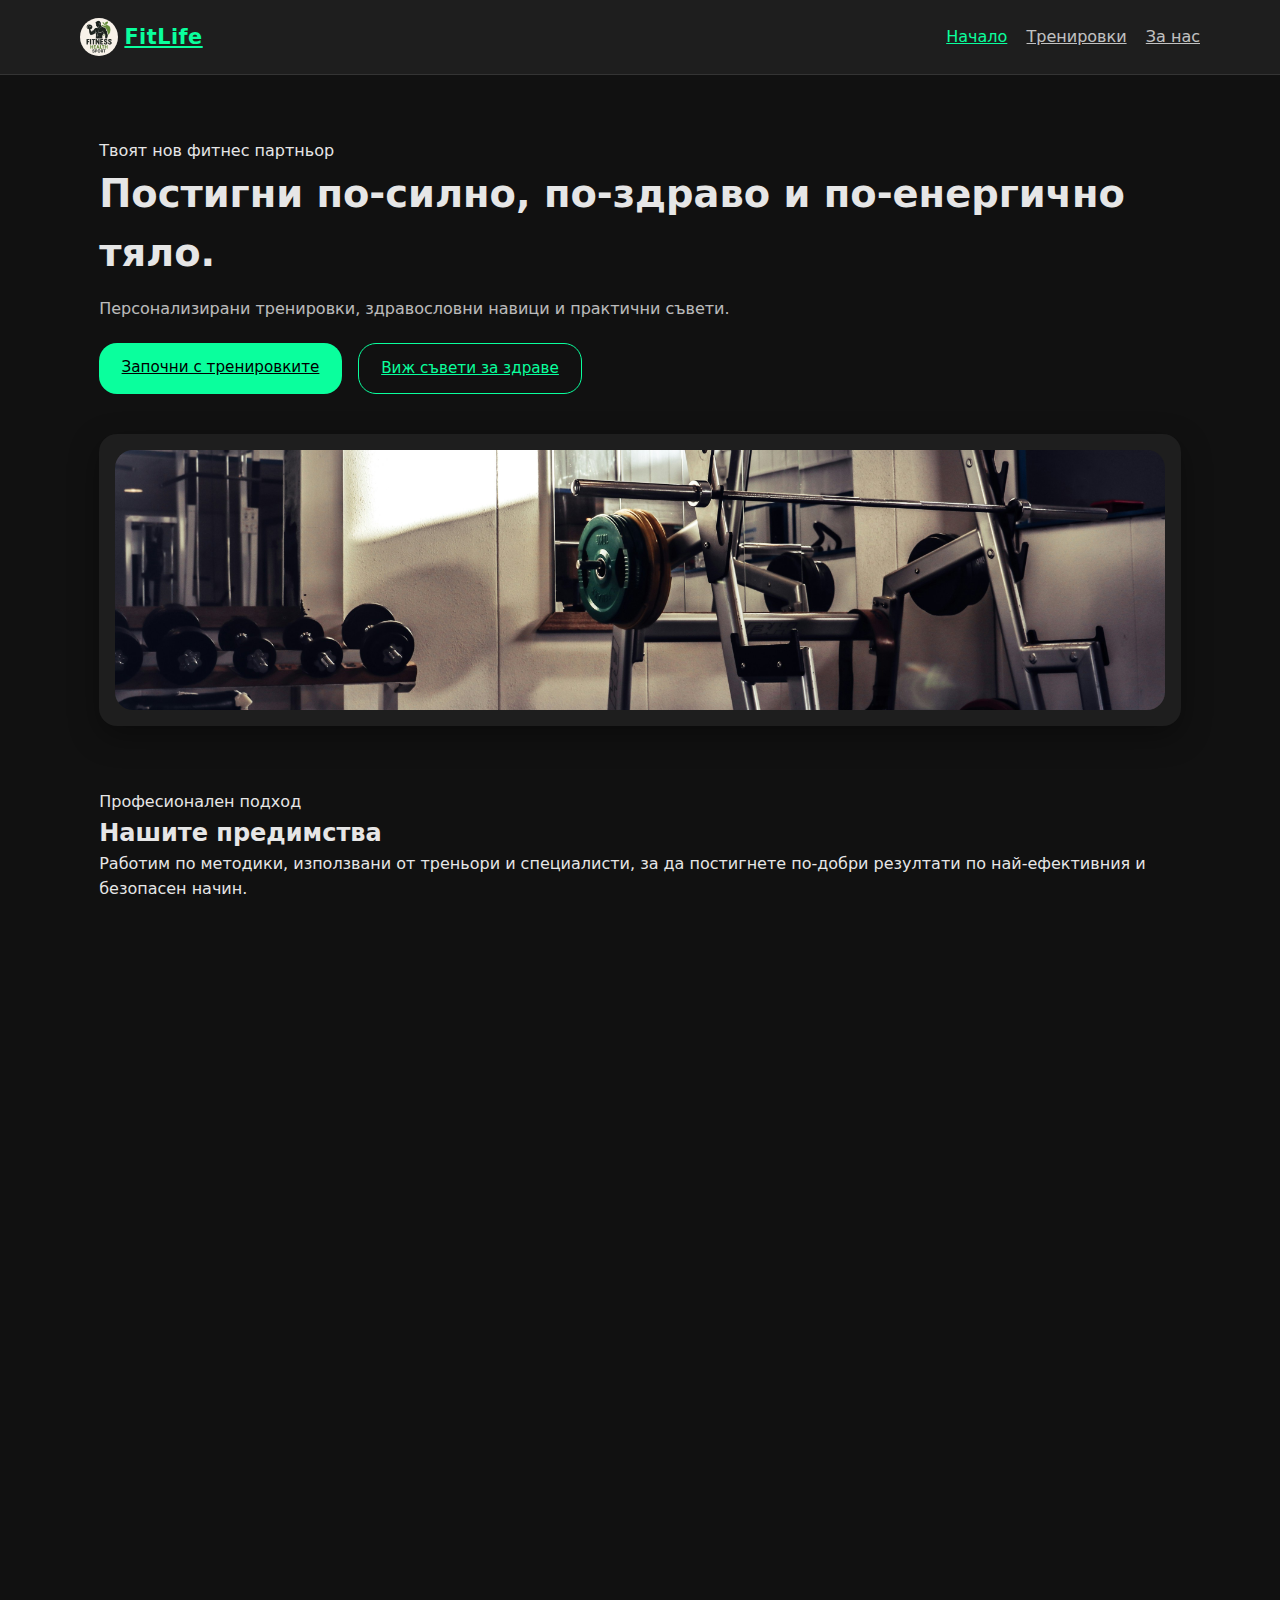
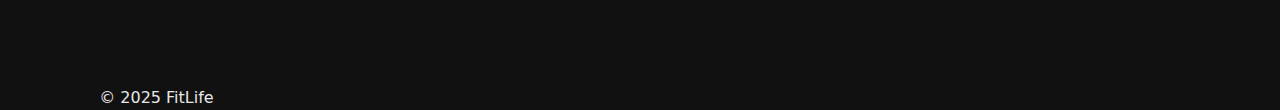
<file: index.html>
<!DOCTYPE html>
<html lang="bg">
<head>
    <meta charset="UTF-8" >
    <meta name="viewport" content="width=device-width, initial-scale=1.0">
    <title>Fitness & Health – Начало</title>
    <link rel="stylesheet" href="base.css" >
    <link rel="stylesheet" href="index.css" >
</head>
<body>
<header class="header">
    <div class="container header-inner">

        <a href="index.html" class="logo">
            <img src="logo.png" alt="FitLife лого">
            FitLife
        </a>

        <nav class="nav-links">
            <ul>
                <li><a href="index.html" class="active">Начало</a></li>
                <li><a href="Workouts.html">Тренировки</a></li>
                <li><a href="AboutUs.html">За нас</a></li>
            </ul>
        </nav>

        <div class="burger">
            <span></span><span></span><span></span>
        </div>

    </div>
</header>



<main>
    <section class="hero">
        <div class="container hero-grid">

            <div class="hero-text">
                <div class="hero-highlight">
                    <span>Твоят нов фитнес партньор</span>
                </div>

                <h1>Постигни по-силно, по-здраво и по-енергично тяло.</h1>

                <p class="hero-subtitle">
                    Персонализирани тренировки, здравословни навици и практични съвети.
                </p>

                <div class="hero-cta">
                    <a href="Workouts.html" class="btn btn-primary">Започни с тренировките</a>
                    <a href="health.html" class="btn btn-outline">Виж съвети за здраве</a>
                </div>
            </div>

            <div class="hero-media">
                <div class="hero-card">
                    <img src="herofitnessindex.jfif"
                         alt="Трениращ човек във фитнес зала"
                         class="responsive-img">


                </div>
            </div>

        </div>
    </section>


    <section class="section benefits">
        <div class="container">

            <div class="section-header text-center reveal">
                <p class="section-kicker">Професионален подход</p>
                <h2 class="section-title">Нашите предимства</h2>
                <p class="section-subtitle">
                    Работим по методики, използвани от треньори и специалисти, за да постигнете
                    по-добри резултати по най-ефективния и безопасен начин.
                </p>
            </div>

            <div class="benefits-grid">

                <article class="benefit-card reveal">
                    <div class="benefit-icon">📘</div>
                    <h3>Научно обосновани методи</h3>
                    <p>
                        Тренировъчните препоръки са базирани на доказани принципи от спортната наука,
                        включително прогресивно натоварване и оптимално възстановяване.
                    </p>
                </article>

                <article class="benefit-card reveal">
                    <div class="benefit-icon">🧭</div>
                    <h3>Структурирани тренировъчни планове</h3>
                    <p>
                        Ясни, подредени и логични програми, подходящи за начинаещи, средно напреднали
                        и напреднали трениращи.
                    </p>
                </article>

                <article class="benefit-card reveal">
                    <div class="benefit-icon">🩺</div>
                    <h3>Безопасност и техника</h3>
                    <p>
                        Акцент върху правилната техника, намаляване на риска от травми и контролирани движения
                        за максимален ефект.
                    </p>
                </article>

                <article class="benefit-card reveal">
                    <div class="benefit-icon">🔥</div>
                    <h3>Ефективни резултати</h3>
                    <p>
                        Фокус върху реални резултати – сила, издържливост, композиция на тялото и цялостно
                        подобряване на физическото състояние.
                    </p>
                </article>

                <article class="benefit-card reveal">
                    <div class="benefit-icon">🥗</div>
                    <h3>Комплексен подход</h3>
                    <p>
                        Съчетание от тренировки, хранителни принципи, сън и възстановяване,
                        така че прогресът да бъде устойчив и дългосрочен.
                    </p>
                </article>

                <article class="benefit-card reveal">
                    <div class="benefit-icon">🎯</div>
                    <h3>Поставяне и следене на цели</h3>
                    <p>
                        Подкрепа при създаване на ясни, изпълними и персонализирани фитнес цели
                        с реалистичен план за постигането им.
                    </p>
                </article>

            </div>
        </div>
    </section>




</main>

<footer class="site-footer">
    <div class="container">
        <p>&copy; 2025 FitLife</p>
    </div>
</footer>

<script src="script.js"></script>
</body>
</html>
</file>
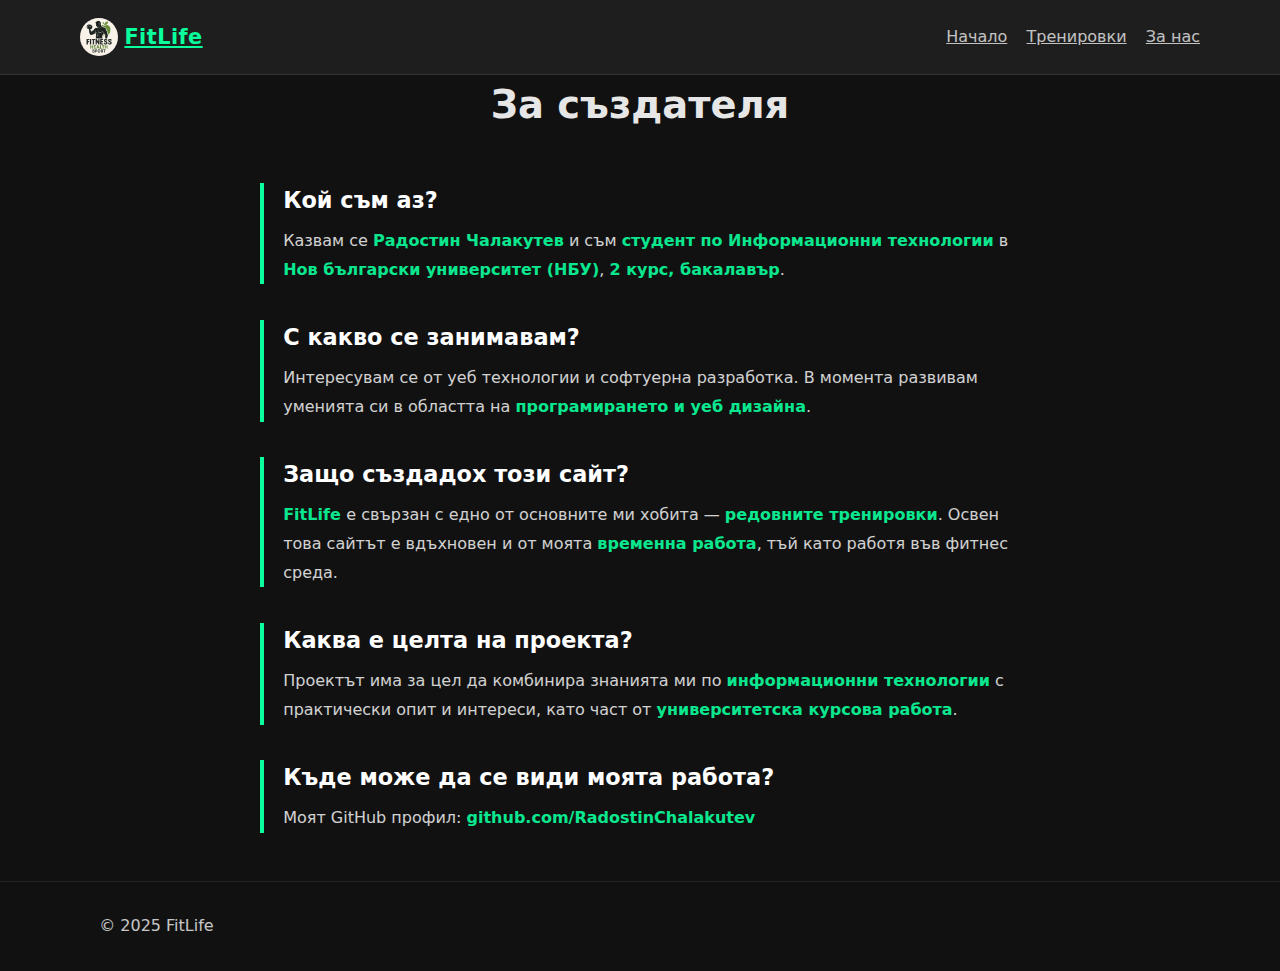
<file: AboutUs.html>
<!DOCTYPE html>
<html lang="bg">
<head>
    <meta charset="UTF-8">
    <title>За мен | FitLife Hub</title>

    <meta name="description" content="Информация за автора на FitLife Hub – студент по информационни технологии и фитнес ентусиаст.">
    <meta name="author" content="Radostin Chalakutev">
    <meta name="viewport" content="width=device-width, initial-scale=1.0">

    <link rel="stylesheet" href="base.css">
    <link rel="stylesheet" href="AboutUs.css">
</head>

<body>


<header class="header">
    <div class="container header-inner">

        <a href="index.html" class="logo">
            <img src="logo.png" alt="FitLife">
            <span>FitLife <span class="logo-span-strong"></span></span>
        </a>

        <nav class="nav">


            <button class="burger" aria-label="Отваряне на меню">
                <span></span><span></span><span></span>
            </button>

            <div class="nav-links">
                <ul>
                    <li><a href="index.html">Начало</a></li>
                    <li><a href="Workouts.html">Тренировки</a></li>
                    <li><a href="AboutUs.html"> За нас</a></li>
                </ul>
            </div>
        </nav>

    </div>
</header>

<!-- ================= MAIN ================= -->
<main>
    <section class="section">
        <div class="container">

            <div class="qa-wrapper">

                <h1 class="qa-title">За създателя</h1>

                <article class="qa-item">
                    <h2>Кой съм аз?</h2>
                    <p>
                        Казвам се <strong>Радостин Чалакутев</strong> и съм
                        <strong>студент по Информационни технологии</strong>
                        в <strong>Нов български университет (НБУ)</strong>,
                        <strong>2 курс, бакалавър</strong>.
                    </p>
                </article>

                <article class="qa-item">
                    <h2>С какво се занимавам?</h2>
                    <p>
                        Интересувам се от уеб технологии и софтуерна разработка.
                        В момента развивам уменията си в областта на
                        <strong>програмирането и уеб дизайна</strong>.
                    </p>
                </article>

                <article class="qa-item">
                    <h2>Защо създадох този сайт?</h2>
                    <p>
                        <strong>FitLife </strong> е свързан с едно от основните ми хобита —
                        <strong>редовните тренировки</strong>. Освен това сайтът е
                        вдъхновен и от моята <strong>временна работа</strong>,
                        тъй като работя във фитнес среда.
                    </p>
                </article>

                <article class="qa-item">
                    <h2>Каква е целта на проекта?</h2>
                    <p>
                        Проектът има за цел да комбинира знанията ми по
                        <strong>информационни технологии</strong> с практически
                        опит и интереси, като част от
                        <strong>университетска курсова работа</strong>.
                    </p>
                </article>

                <article class="qa-item">
                    <h2>Къде може да се види моята работа?</h2>
                    <p>
                        Моят GitHub профил:
                        <a href="https://github.com/RadostinChalakutev"
                           target="_blank"
                           rel="noopener">
                            github.com/RadostinChalakutev
                        </a>
                    </p>
                </article>

            </div>

        </div>
    </section>
</main>

<!-- ================= FOOTER ================= -->
<footer class="footer">
    <div class="container footer-inner">
        <p>© 2025 FitLife </p>
    </div>
</footer>

<script src="script.js" defer></script>
</body>
</html>
</file>
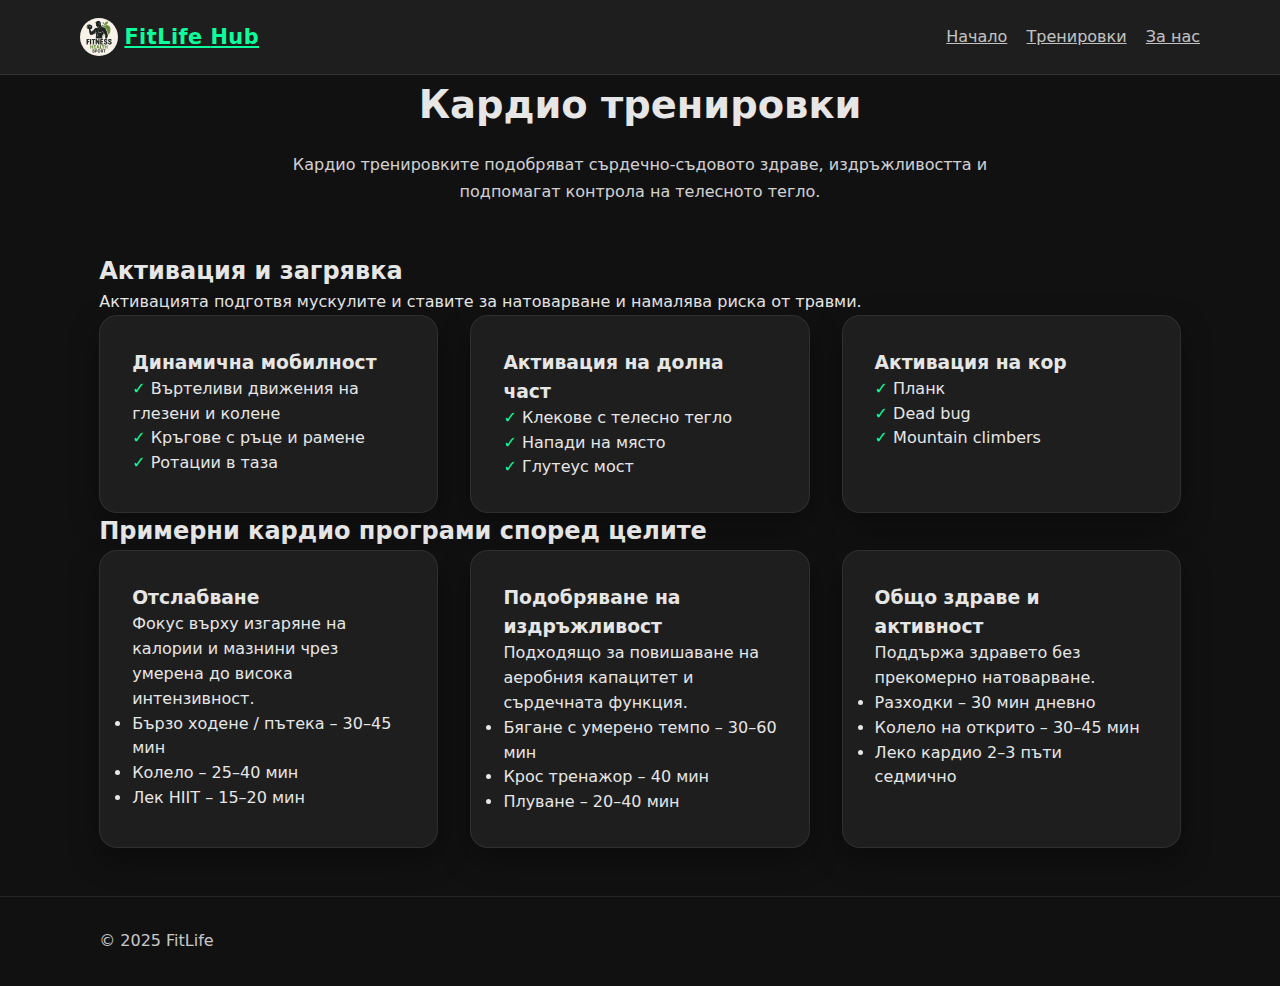
<file: cardio.html>
<!DOCTYPE html>
<html lang="bg">
<head>
    <meta charset="UTF-8">
    <title>Кардио тренировки | FitLife Hub</title>

    <meta name="description" content="Кардио тренировки, упражнения за активация и примерни програми според различни цели.">
    <meta name="keywords" content="кардио, активация, загрявка, издръжливост, отслабване">
    <meta name="author" content="FitLife">
    <meta name="viewport" content="width=device-width, initial-scale=1.0">

    <link rel="stylesheet" href="base.css">
    <link rel="stylesheet" href="cardio.css">
</head>

<body>

<header class="header">
    <div class="container header-inner">
        <a href="index.html" class="logo">
            <img src="logo.png" alt="FitLife  лого">
            <span>FitLife <span class="logo-span-strong">Hub</span></span>
        </a>

        <nav class="nav">

            <button class="burger">
                <span></span><span></span><span></span>
            </button>
            <div class="nav-links">
                <ul>
                    <li><a href="index.html">Начало</a></li>
                    <li><a href="Workouts.html">Тренировки</a></li>
                    <li><a href="AboutUs.html">За нас </a></li>
                </ul>
            </div>
        </nav>
    </div>
</header>

<main>

    <!-- HERO -->
    <section class="section">
        <div class="container">
            <div class="page-hero reveal">
                <h1>Кардио тренировки</h1>
                <p>
                    Кардио тренировките подобряват сърдечно-съдовото здраве,
                    издръжливостта и подпомагат контрола на телесното тегло.
                </p>
            </div>
        </div>
    </section>

    <section class="section">
        <div class="container">
            <h2 class="section-title reveal">Активация и загрявка</h2>
            <p class="section-subtitle reveal">
                Активацията подготвя мускулите и ставите за натоварване и
                намалява риска от травми.
            </p>

            <div class="grid-3 mt-sm">

                <article class="card reveal">
                    <h3>Динамична мобилност</h3>
                    <ul class="list-check">
                        <li><span>✓</span> Въртеливи движения на глезени и колене</li>
                        <li><span>✓</span> Кръгове с ръце и рамене</li>
                        <li><span>✓</span> Ротации в таза</li>
                    </ul>
                </article>

                <article class="card reveal">
                    <h3>Активация на долна част</h3>
                    <ul class="list-check">
                        <li><span>✓</span> Клекове с телесно тегло</li>
                        <li><span>✓</span> Напади на място</li>
                        <li><span>✓</span> Глутеус мост</li>
                    </ul>
                </article>

                <article class="card reveal">
                    <h3>Активация на кор</h3>
                    <ul class="list-check">
                        <li><span>✓</span> Планк</li>
                        <li><span>✓</span> Dead bug</li>
                        <li><span>✓</span> Mountain climbers</li>
                    </ul>
                </article>

            </div>
        </div>
    </section>

    <section class="section">
        <div class="container">

            <h2 class="section-title reveal">Примерни кардио програми според целите</h2>

            <div class="grid-3 mt-sm">

                <article class="card reveal">
                    <h3>Отслабване</h3>
                    <p>
                        Фокус върху изгаряне на калории и мазнини чрез
                        умерена до висока интензивност.
                    </p>
                    <ul>
                        <li>Бързо ходене / пътека – 30–45 мин</li>
                        <li>Колело – 25–40 мин</li>
                        <li>Лек HIIT – 15–20 мин</li>
                    </ul>
                </article>

                <article class="card reveal">
                    <h3>Подобряване на издръжливост</h3>
                    <p>
                        Подходящо за повишаване на аеробния капацитет
                        и сърдечната функция.
                    </p>
                    <ul>
                        <li>Бягане с умерено темпо – 30–60 мин</li>
                        <li>Крос тренажор – 40 мин</li>
                        <li>Плуване – 20–40 мин</li>
                    </ul>
                </article>

                <article class="card reveal">
                    <h3>Общо здраве и активност</h3>
                    <p>
                        Поддържа здравето без прекомерно натоварване.
                    </p>
                    <ul>
                        <li>Разходки – 30 мин дневно</li>
                        <li>Колело на открито – 30–45 мин</li>
                        <li>Леко кардио 2–3 пъти седмично</li>
                    </ul>
                </article>

            </div>

        </div>
    </section>

</main>

<footer class="footer">
    <div class="container footer-inner">
        <p>© 2025 FitLife</p>
    </div>
</footer>

<script src="script.js" defer></script>
</body>
</html>
</file>
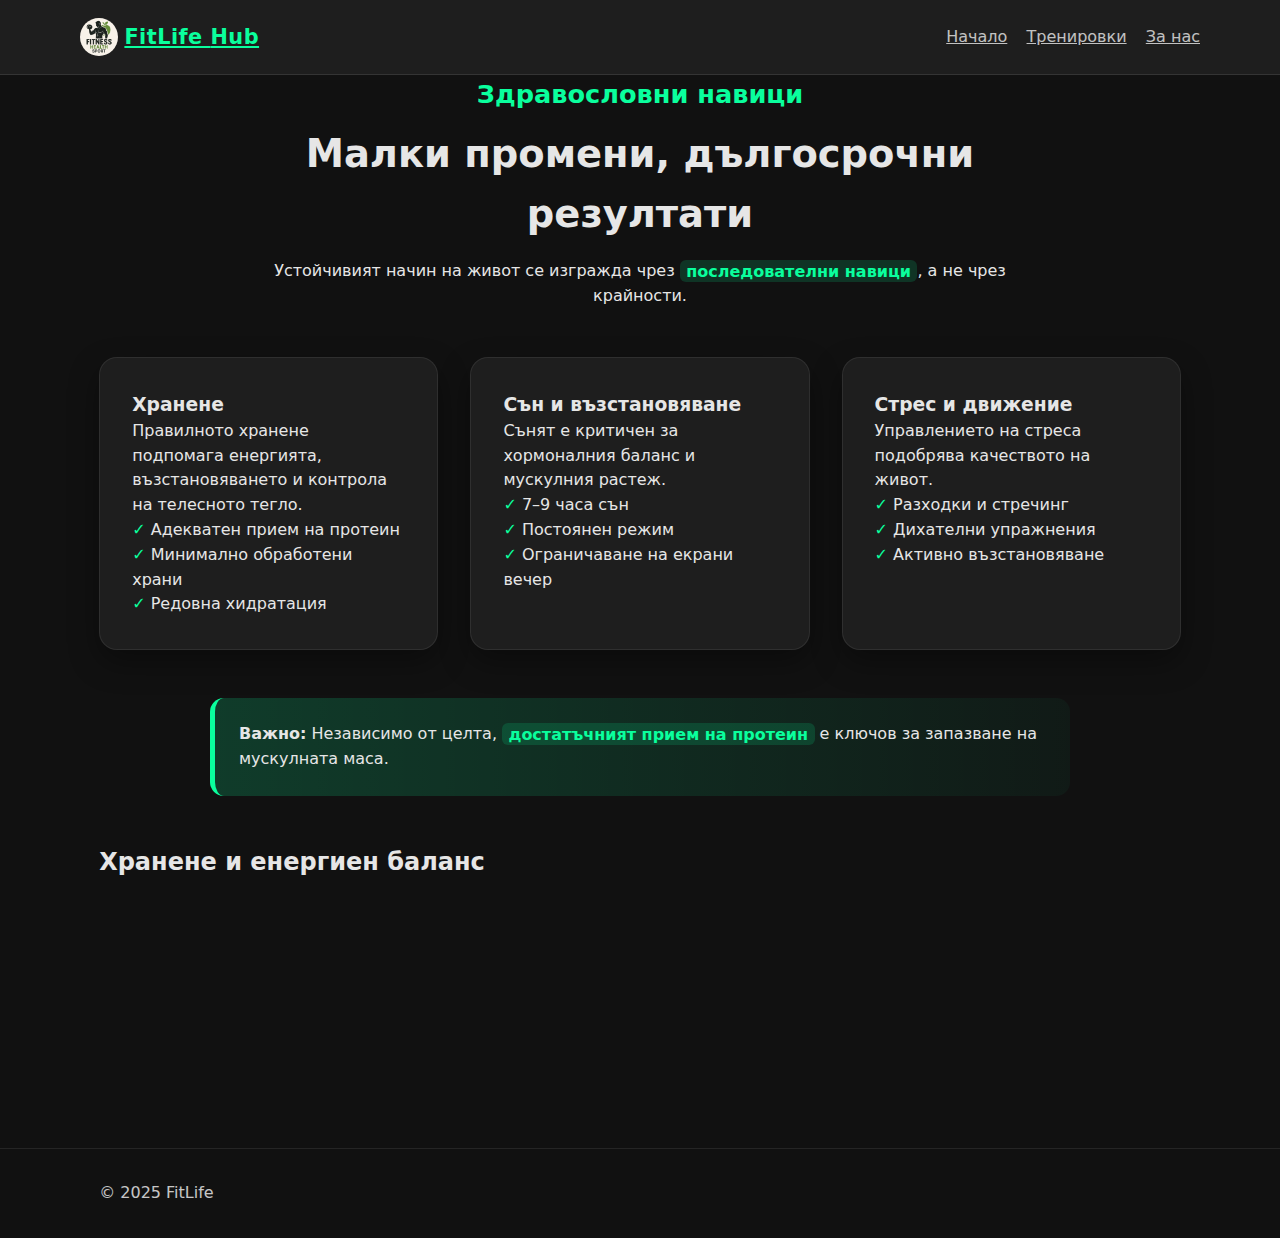
<file: health.html>
<!DOCTYPE html>
<html lang="bg">
<head>
    <meta charset="UTF-8">
    <title>Здравословен начин на живот | FitLife </title>

    <meta name="description" content="Хранене, сън, възстановяване и здравословни навици. Практични насоки за отслабване, поддържане и покачване.">
    <meta name="keywords" content="здраве, хранене, калории, протеин, сън, възстановяване">
    <meta name="author" content="FitLife ">
    <meta name="viewport" content="width=device-width, initial-scale=1.0">

    <link rel="stylesheet" href="base.css">
    <link rel="stylesheet" href="health.css">
</head>

<body>

<header class="header">
    <div class="container header-inner">
        <a href="index.html" class="logo">
            <img src="logo.png" alt="FitLife  лого">
            <span>FitLife <span class="logo-span-strong">Hub</span></span>
        </a>

        <nav class="nav">

            <button class="burger">
                <span></span><span></span><span></span>
            </button>
            <div class="nav-links">
                <ul>
                    <li><a href="index.html">Начало</a></li>
                    <li><a href="Workouts.html">Тренировки</a></li>
                    <li><a href="AboutUs.html">За нас</a></li>
                </ul>
            </div>
        </nav>
    </div>
</header>

<main>

    <!-- HERO -->
    <div class="container">
        <div class="page-hero reveal">
            <h2 class="section-kicker">Здравословни навици</h2>
            <h1>Малки промени, дългосрочни резултати</h1>
            <p>
                Устойчивият начин на живот се изгражда чрез
                <span class="text-highlight">последователни навици</span>,
                а не чрез крайности.
            </p>
        </div>
    </div>

    <!-- ОСНОВНИ НАВИЦИ -->

        <div class="container">
            <div class="grid-3 mt-sm">

                <article class="card reveal">
                    <h3>Хранене</h3>
                    <p>
                        Правилното хранене подпомага енергията, възстановяването
                        и контрола на телесното тегло.
                    </p>
                    <ul class="list-check">
                        <li><span>✓</span> Адекватен прием на протеин</li>
                        <li><span>✓</span> Минимално обработени храни</li>
                        <li><span>✓</span> Редовна хидратация</li>
                    </ul>
                </article>

                <article class="card reveal">
                    <h3>Сън и възстановяване</h3>
                    <p>
                        Сънят е критичен за хормоналния баланс и мускулния растеж.
                    </p>
                    <ul class="list-check">
                        <li><span>✓</span> 7–9 часа сън</li>
                        <li><span>✓</span> Постоянен режим</li>
                        <li><span>✓</span> Ограничаване на екрани вечер</li>
                    </ul>
                </article>

                <article class="card reveal">
                    <h3>Стрес и движение</h3>
                    <p>
                        Управлението на стреса подобрява качеството на живот.
                    </p>
                    <ul class="list-check">
                        <li><span>✓</span> Разходки и стречинг</li>
                        <li><span>✓</span> Дихателни упражнения</li>
                        <li><span>✓</span> Активно възстановяване</li>
                    </ul>
                </article>

            </div>
        </div>


    <!-- HIGHLIGHT -->
    <div class="highlight-box">
        <strong>Важно:</strong>
        Независимо от целта,
        <span class="text-highlight">достатъчният прием на протеин</span>
        е ключов за запазване на мускулната маса.
    </div>

    <!-- ХРАНЕНЕ -->
    <section class="section nutrition-section">
        <div class="container">

            <h2 class="section-title reveal">Хранене и енергиен баланс</h2>

            <div class="nutrition-grid">

                <article class="nutrition-card goal-cut reveal">
                    <h3>Сваляне на килограми</h3>
                    <ul>
                        <li><strong>Протеин:</strong> 1.8 – 2.2 g / кг</li>
                        <li><strong>Въглехидрати:</strong> 2 – 3 g / кг</li>
                        <li><strong>Мазнини:</strong> 0.8 – 1 g / кг</li>
                        <li><strong>Калории:</strong> 10–20% дефицит</li>
                        <li><strong>Вода:</strong> 30–40 ml / кг</li>
                    </ul>
                </article>

                <article class="nutrition-card goal-maintain reveal">
                    <h3>Поддържане</h3>
                    <ul>
                        <li><strong>Протеин:</strong> 1.6 – 2.0 g / кг</li>
                        <li><strong>Въглехидрати:</strong> 3 – 5 g / кг</li>
                        <li><strong>Мазнини:</strong> 0.8 – 1.2 g / кг</li>
                        <li><strong>Калории:</strong> Баланс</li>
                        <li><strong>Вода:</strong> 30–35 ml / кг</li>
                    </ul>
                </article>

                <article class="nutrition-card goal-bulk reveal">
                    <h3>Качване на килограми</h3>
                    <ul>
                        <li><strong>Протеин:</strong> 1.6 – 2.0 g / кг</li>
                        <li><strong>Въглехидрати:</strong> 4 – 6 g / кг</li>
                        <li><strong>Мазнини:</strong> 1 – 1.2 g / кг</li>
                        <li><strong>Калории:</strong> 5–15% излишък</li>
                        <li><strong>Вода:</strong> ≥ 35 ml / кг</li>
                    </ul>
                </article>

            </div>
        </div>
    </section>

</main>

<footer class="footer">
    <div class="container footer-inner">
        <p>© 2025 FitLife </p>
    </div>
</footer>

<script src="script.js" defer></script>
</body>
</html>
</file>
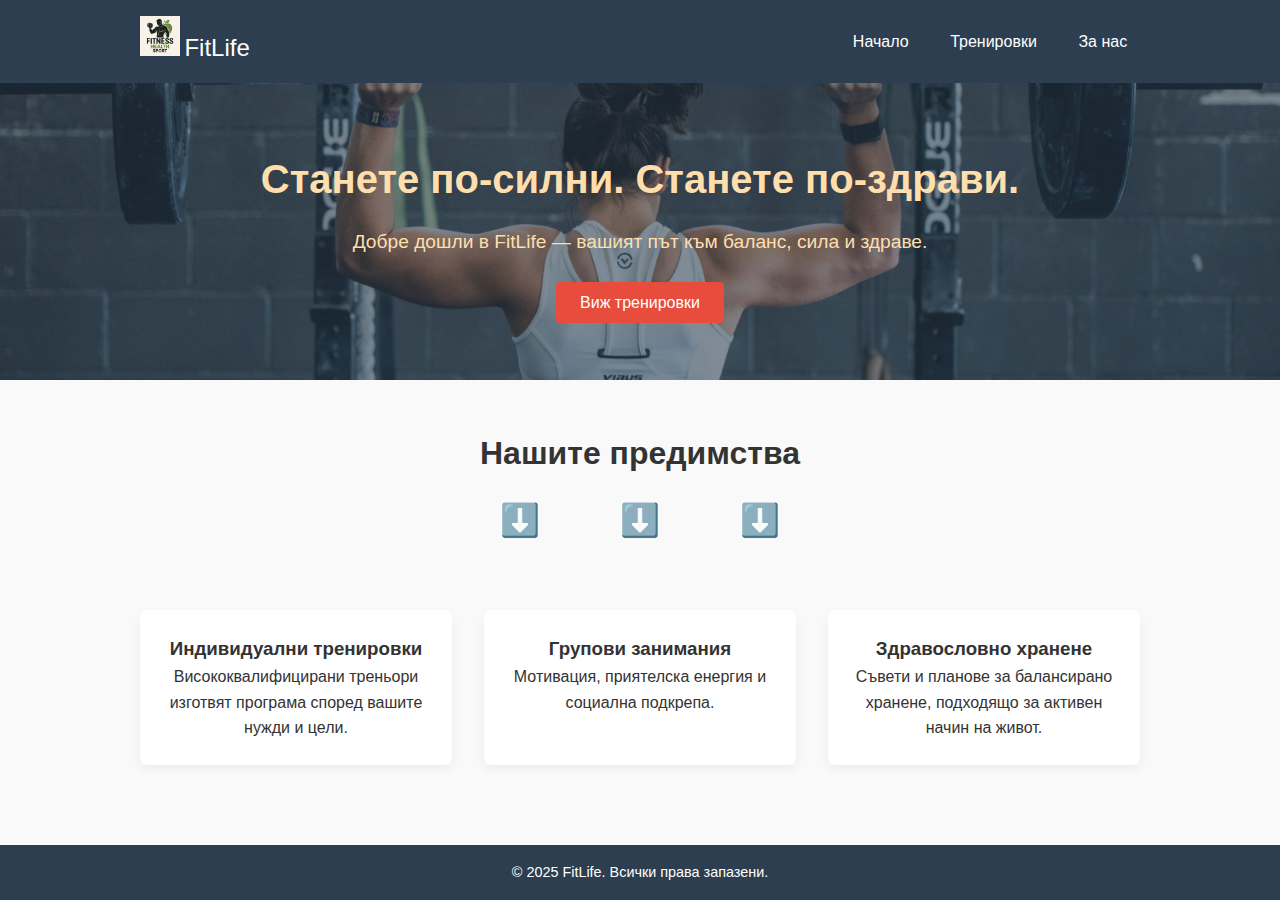
<file: mainPage.html>
<!DOCTYPE html>
<html lang="bg">
<head>
    <meta charset="UTF-8" />
    <meta name="viewport" content="width=device-width, initial-scale=1.0"/>
    <title>Fitness & Health – Начало</title>
    <link rel="stylesheet" href="style.css" />
</head>
<body>
<header class="site-header">
    <div class="container">
        <a href="mainPage.html" class="logo">
            <img src="logo.png" alt="Лого на сайта" class="logo-img" />
            <span class="site-title">FitLife</span>
        </a>
        <nav class="site-nav">
            <button class="nav-toggle" aria-label="отвори меню">☰</button>
            <ul class="nav-list">
                <li><a href="mainPage.html">Начало</a></li>
                <li><a href="Workouts.html">Тренировки</a></li>
                <li><a href="AboutUs.html">За нас</a></li>
            </ul>
        </nav>
    </div>
</header>

<main>
    <section class="hero">
        <div class="container">
            <h2>Станете по‑силни. Станете по‑здрави.</h2>
            <p>Добре дошли в FitLife — вашият път към баланс, сила и здраве.</p>
            <a href="Workouts.html" class="btn">Виж тренировки</a>
        </div>
    </section>

    <section class="advantages">
        <div class="container">
            <h2 class="advantages-title">Нашите предимства</h2>

            <div class="arrow-row">
                <span class="arrow">⬇️</span>
                <span class="arrow">⬇️</span>
                <span class="arrow">⬇️</span>
            </div>

            <div class="intro">
                <article>
                    <h3>Индивидуални тренировки</h3>
                    <p>Висококвалифицирани треньори изготвят програма според вашите нужди и цели.</p>
                </article>
                <article>
                    <h3>Групови занимания</h3>
                    <p>Мотивация, приятелска енергия и социална подкрепа.</p>
                </article>
                <article>
                    <h3>Здравословно хранене</h3>
                    <p>Съвети и планове за балансирано хранене, подходящо за активен начин на живот.</p>
                </article>
            </div>
        </div>
    </section>

</main>

<footer class="site-footer">
    <div class="container">
        <p>&copy; 2025 FitLife. Всички права запазени.</p>
    </div>
</footer>

<script src="interaction.js"></script>
</body>
</html>
</file>
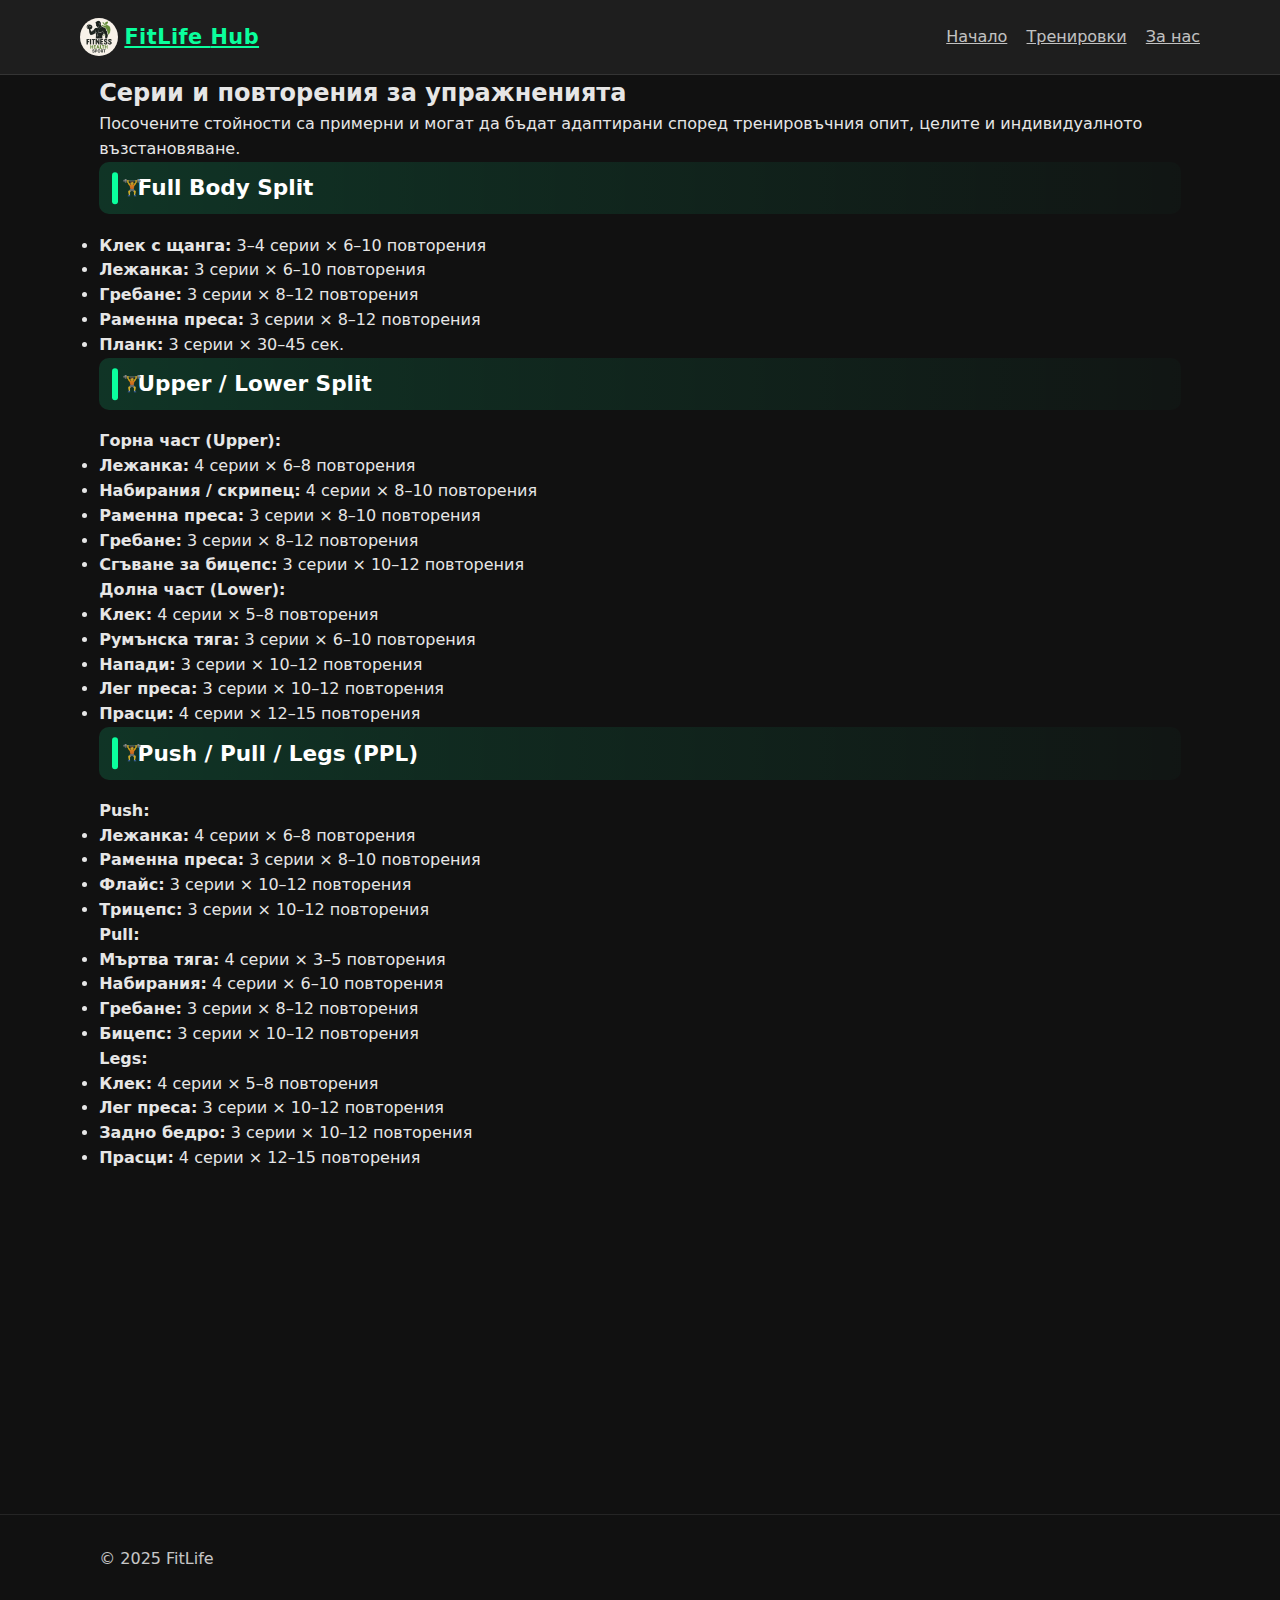
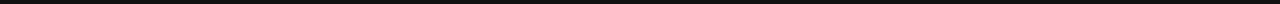
<file: strenght.html>
<!DOCTYPE html>
<html lang="bg">
<head>
    <meta charset="UTF-8">
    <title>Силови тренировки – FitLife Hub</title>
    <meta name="description" content="Примерни силови планове за различни нива.">
    <meta name="keywords" content="силова тренировка, мускулна маса, сила, фитнес">
    <meta name="author" content="FitLife Hub">
    <meta name="viewport" content="width=device-width, initial-scale=1.0">

    <link rel="stylesheet" href="base.css">
    <link rel="stylesheet" href="strength.css">

</head>
<body>
<header class="header">
    <div class="container header-inner">
        <a href="index.html" class="logo">
            <img src="logo.png" alt="Лого на FitLife Hub">
            <span>FitLife <span class="logo-span-strong">Hub</span></span>
        </a>
        <nav class="nav" aria-label="Основна навигация">

            <button class="burger" type="button" aria-label="Отваряне на менюто">
                <span></span>
                <span></span>
                <span></span>
            </button>
            <div class="nav-links">
                <ul>
                    <li><a href="index.html">Начало</a></li>
                    <li><a href="Workouts.html">Тренировки</a></li>
                    <li><a href="AboutUs.html">За нас</a></li>
                </ul>
            </div>
        </nav>
    </div>
</header>

<main>
    <section class="section">
        <div class="container">

            <h2 class="section-title reveal">Серии и повторения за упражненията</h2>
            <p class="section-subtitle reveal">
                Посочените стойности са примерни и могат да бъдат адаптирани според
                тренировъчния опит, целите и индивидуалното възстановяване.
            </p>

            <div class="grid-3 mt-lg">

                <!-- FULL BODY -->
                <article class="card reveal">
                    <h3>Full Body Split</h3>
                    <ul>
                        <li><strong>Клек с щанга:</strong> 3–4 серии × 6–10 повторения</li>
                        <li><strong>Лежанка:</strong> 3 серии × 6–10 повторения</li>
                        <li><strong>Гребане:</strong> 3 серии × 8–12 повторения</li>
                        <li><strong>Раменна преса:</strong> 3 серии × 8–12 повторения</li>
                        <li><strong>Планк:</strong> 3 серии × 30–45 сек.</li>
                    </ul>
                </article>

                <!-- UPPER / LOWER -->
                <article class="card reveal">
                    <h3>Upper / Lower Split</h3>

                    <p><strong>Горна част (Upper):</strong></p>
                    <ul>
                        <li><strong>Лежанка:</strong> 4 серии × 6–8 повторения</li>
                        <li><strong>Набирания / скрипец:</strong> 4 серии × 8–10 повторения</li>
                        <li><strong>Раменна преса:</strong> 3 серии × 8–10 повторения</li>
                        <li><strong>Гребане:</strong> 3 серии × 8–12 повторения</li>
                        <li><strong>Сгъване за бицепс:</strong> 3 серии × 10–12 повторения</li>
                    </ul>

                    <p><strong>Долна част (Lower):</strong></p>
                    <ul>
                        <li><strong>Клек:</strong> 4 серии × 5–8 повторения</li>
                        <li><strong>Румънска тяга:</strong> 3 серии × 6–10 повторения</li>
                        <li><strong>Напади:</strong> 3 серии × 10–12 повторения</li>
                        <li><strong>Лег преса:</strong> 3 серии × 10–12 повторения</li>
                        <li><strong>Прасци:</strong> 4 серии × 12–15 повторения</li>
                    </ul>
                </article>

                <!-- PPL -->
                <article class="card reveal">
                    <h3>Push / Pull / Legs (PPL)</h3>

                    <p><strong>Push:</strong></p>
                    <ul>
                        <li><strong>Лежанка:</strong> 4 серии × 6–8 повторения</li>
                        <li><strong>Раменна преса:</strong> 3 серии × 8–10 повторения</li>
                        <li><strong>Флайс:</strong> 3 серии × 10–12 повторения</li>
                        <li><strong>Трицепс:</strong> 3 серии × 10–12 повторения</li>
                    </ul>

                    <p><strong>Pull:</strong></p>
                    <ul>
                        <li><strong>Мъртва тяга:</strong> 4 серии × 3–5 повторения</li>
                        <li><strong>Набирания:</strong> 4 серии × 6–10 повторения</li>
                        <li><strong>Гребане:</strong> 3 серии × 8–12 повторения</li>
                        <li><strong>Бицепс:</strong> 3 серии × 10–12 повторения</li>
                    </ul>

                    <p><strong>Legs:</strong></p>
                    <ul>
                        <li><strong>Клек:</strong> 4 серии × 5–8 повторения</li>
                        <li><strong>Лег преса:</strong> 3 серии × 10–12 повторения</li>
                        <li><strong>Задно бедро:</strong> 3 серии × 10–12 повторения</li>
                        <li><strong>Прасци:</strong> 4 серии × 12–15 повторения</li>
                    </ul>
                </article>

            </div>

            <div class="grid-3 mt-lg">

                <!-- STRENGTH FOCUSED -->
                <article class="card reveal">
                    <h3>Strength-Oriented Split</h3>

                    <p><strong>Основни упражнения:</strong></p>
                    <ul>
                        <li><strong>Клек:</strong> 5 серии × 3–5 повторения</li>
                        <li><strong>Лежанка:</strong> 5 серии × 3–5 повторения</li>
                        <li><strong>Мъртва тяга:</strong> 3–4 серии × 2–5 повторения</li>
                    </ul>

                    <p><strong>Аксесоарни упражнения:</strong></p>
                    <ul>
                        <li><strong>Гребане:</strong> 3 серии × 6–8 повторения</li>
                        <li><strong>Раменна преса:</strong> 3 серии × 6–8 повторения</li>
                        <li><strong>Хип тръст:</strong> 3 серии × 8–10 повторения</li>
                        <li><strong>Кор:</strong> 3 серии × 30–45 сек.</li>
                    </ul>
                </article>

            </div>

        </div>
    </section>

</main>

<footer class="footer">
    <div class="container footer-inner">
        <p>© 2025 FitLife </p>

    </div>
</footer>

<script src="script.js" defer></script>
</body>
</html>
</file>
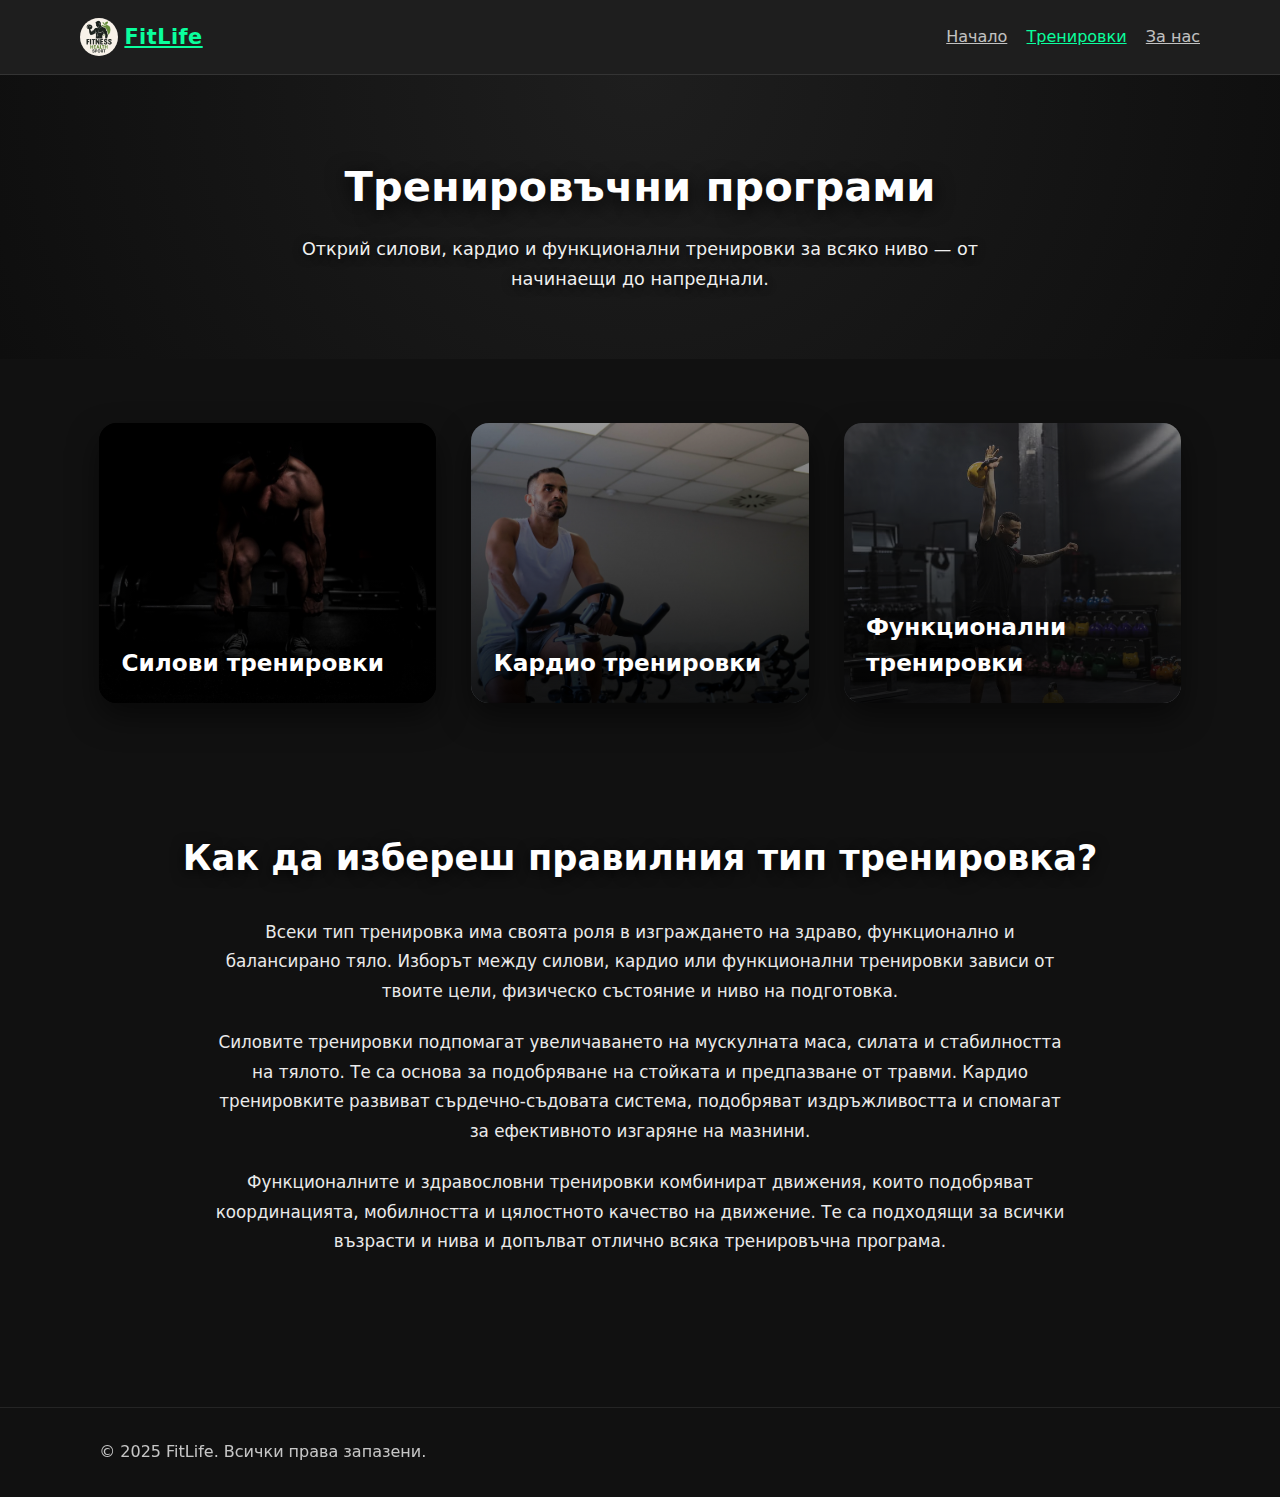
<file: Workouts.html>
<!DOCTYPE html>
<html lang="bg">
<head>
  <meta charset="UTF-8">
  <meta name="viewport" content="width=device-width, initial-scale=1.0">
  <title>Тренировки | FitLife</title>

  <link rel="stylesheet" href="base.css">
  <link rel="stylesheet" href="Workouts.css">
</head>

<body>
<header class="header">
  <div class="container header-inner">

    <a href="index.html" class="logo">
      <img src="logo.png" alt="FitLife лого">
      FitLife
    </a>

    <nav class="nav-links">
      <ul>
        <li><a href="index.html">Начало</a></li>
        <li><a href="Workouts.html" class="active">Тренировки</a></li>
        <li><a href="AboutUs.html">За нас</a></li>
      </ul>
    </nav>


    <div class="burger">
      <span></span><span></span><span></span>
    </div>
  </div>
</header>

<section class="workout-header reveal">
  <h1>Тренировъчни програми</h1>
  <p>Открий силови, кардио и функционални тренировки за всяко ниво — от начинаещи до напреднали.</p>
</section>

<section class="workout-visuals container reveal">
 <a href="strenght.html" class="visual-card">
   <img src="howtodeadlift1.jpg" alt="Силови тренировки">
   <h3>Силови тренировки</h3>
 </a>

  <a href="cardio.html" class="visual-card">
    <img src="Man-working-out-on-a-bike.jpg" alt="Кардио тренировки">
    <h3>Кардио тренировки</h3>
  </a>
  <a href="health.html" class="visual-card">
    <img src="hispanic-man-lifting-kettlebell-in-a-gym-royalty-free-image-1694424425.avif" alt=" Функционални тренировки">
    <h3>Функционални тренировки</h3>
  </a>

</section>

<section class="workout-info container">
  <h2>Как да избереш правилния тип тренировка?</h2>

  <p>
    Всеки тип тренировка има своята роля в изграждането на здраво,
    функционално и балансирано тяло. Изборът между силови, кардио
    или функционални тренировки зависи от твоите цели, физическо
    състояние и ниво на подготовка.
  </p>

  <p>
    Силовите тренировки подпомагат увеличаването на мускулната маса,
    силата и стабилността на тялото. Те са основа за подобряване на
    стойката и предпазване от травми. Кардио тренировките развиват
    сърдечно-съдовата система, подобряват издръжливостта и спомагат
    за ефективното изгаряне на мазнини.
  </p>

  <p>
    Функционалните и здравословни тренировки комбинират движения,
    които подобряват координацията, мобилността и цялостното
    качество на движение. Те са подходящи за всички възрасти и
    нива и допълват отлично всяка тренировъчна програма.
  </p>
</section>

<footer class="footer">
  <div class="container footer-inner">
    <p>© 2025 FitLife. Всички права запазени.</p>

  </div>
</footer>

<script src="script.js"></script>

</body>
</html>
</file>
<file: base.css>
:root {
    --bg: #111111;
    --bg2: #1e1e1e;
    --text: #e6e6e6;
    --accent: #0aff9d;
    --white: #ffffff;
    --shadow: rgba(0,0,0,0.35);
    --radius: 18px;
    --transition: 0.28s ease;
}

/* -------------------- RESET -------------------- */

*,
*::before,
*::after {
    margin: 0;
    padding: 0;
    box-sizing: border-box;
}
.logo {
    color: #0aff9d;
    font-weight: 700;
    letter-spacing: 0.5px;
}

.logo img {
    filter: none;
}
body {
    background: var(--bg);
    color: var(--text);
    font-family: system-ui, sans-serif;
    line-height: 1.55;
}

img {
    width: 100%;
    display: block;
}

.container {
    width: 100%;
    max-width: 1120px;
    margin: 0 auto;
    padding: 0 1.2rem;
}

/* -------------------- HEADER -------------------- */

.header {
    background: var(--bg2);
    border-bottom: 1px solid rgba(255,255,255,0.1);
    position: sticky;
    top: 0;
    z-index: 1000;
}

.header-inner {
    display: flex;
    justify-content: space-between;
    align-items: center;
    padding: 18px 0;
}

.logo {
    font-size: 1.3rem;
    display: flex;
    align-items: center;
    gap: 0.4rem;
    font-weight: bold;
}
/* Глобален размер на логото */
.logo img {
    width: 38px;
    height: 38px;
    object-fit: cover;
    border-radius: 50%; /* само ако искаш кръгло лого */
}


/* Navigation */
.nav-links ul {
    list-style: none;
    display: flex;
    gap: 1.2rem;
}

.nav-links a {
    color: var(--text);
    opacity: 0.82;
    transition: var(--transition);
}

.nav-links a:hover,
.nav-links a.active {
    color: var(--accent);
    opacity: 1;
}

/* Burger menu */
.burger {
    display: none;
}

/* -------------------- FOOTER -------------------- */

.footer {
    padding: 2rem 0;
    margin-top: 3rem;
    border-top: 1px solid rgba(255,255,255,0.1);
    opacity: 0.85;
}

.footer-inner {
    display: flex;
    justify-content: space-between;
    flex-wrap: wrap;
}

/* -------------------- BUTTONS -------------------- */

.btn {
    padding: 0.8rem 1.4rem;
    border-radius: var(--radius);
    cursor: pointer;
    transition: var(--transition);
    font-size: 0.95rem;
    border: none;
}

.btn-primary {
    background: var(--accent);
    color: #000;
}

.btn-primary:hover {
    opacity: 0.9;
}

.btn-outline {
    border: 1px solid var(--accent);
    color: var(--accent);
}

.btn-outline:hover {
    background: var(--accent);
    color: #000;
}

/* -------------------- SCROLL REVEAL -------------------- */

.reveal {
    opacity: 0;
    transform: translateY(18px);
    transition: opacity 0.6s ease, transform 0.6s ease;
}

.reveal.visible {
    opacity: 1;
    transform: translateY(0);
}
li {
    font-variant-numeric: lining-nums;
}
</file>
<file: index.css>
/* ============================================================
   INDEX.CSS — стилове за началната страница (index.html)
=========================================================== */
/* Светла тема */
:root[data-theme="light"] {
    --bg: #ffffff;
    --bg2: #f1f1f1;
    --text: #111111;
    --accent: #0aff9d;
}

/* Тъмна тема */
:root[data-theme="dark"] {
    --bg: #111111;
    --bg2: #1e1e1e;
    --text: #e6e6e6;
    --accent: #0aff9d;
}

/* -------------------- HERO -------------------- */

.hero {
    padding: 4rem 0;
}

.hero-grid {
    display: grid;
    gap: 2.5rem;
}

.hero-text h1 {
    font-size: 2.4rem;
    margin-bottom: 0.9rem;
}

.hero-subtitle {
    opacity: 0.8;
    margin-bottom: 1.3rem;
}

.hero-cta {
    display: flex;
    gap: 1rem;
}

/* Hero image card */

.hero-card {
    background: var(--bg2);
    padding: 1rem;
    border-radius: var(--radius);
    box-shadow: 0 10px 30px var(--shadow);
    position: relative;
}

.hero-card img {
    border-radius: var(--radius);
    height: 260px;
    object-fit: cover;
}

.hero-badge {
    position: absolute;
    bottom: 16px;
    left: 16px;
    background: rgba(0,0,0,0.6);
    padding: 0.6rem 1rem;
    border-radius: var(--radius);
}

/* -------------------- BENEFITS (Premium) -------------------- */

.benefits-grid {
    display: grid;
    gap: 2rem;
    grid-template-columns: repeat(auto-fit, minmax(260px, 1fr));
    margin-top: 2.5rem;
}

.benefit-card {
    background: var(--bg2);
    padding: 2rem 1.6rem;
    border-radius: var(--radius);
    text-align: center;
    border: 1px solid rgba(255,255,255,0.07);
    box-shadow: 0 10px 22px var(--shadow);
    transition: var(--transition);
    opacity: 0;
    transform: translateY(20px);
}

.benefit-card.visible {
    opacity: 1;
    transform: translateY(0);
}

.benefit-card:hover {
    transform: translateY(-8px);
    border-color: var(--accent);
    background: #242424;
    box-shadow: 0 16px 40px rgba(0,0,0,0.6);
}

.benefit-icon {
    font-size: 2.6rem;
    color: var(--accent);
    margin-bottom: 1rem;
}

.benefit-card h3 {
    font-size: 1.25rem;
    margin-bottom: 0.7rem;
}
</file>
<file: AboutUs.css>
/* =====================================================
   ABOUT PAGE – Q&A STYLE
===================================================== */

.qa-wrapper {
    max-width: 760px;
    margin: 0 auto;
}

/* Заглавие */
.qa-title {
    text-align: center;
    font-size: 2.4rem;
    margin-bottom: 3rem;
}

/* Q&A елемент */
.qa-item {
    margin-bottom: 2.2rem;
    padding-left: 1.2rem;
    border-left: 4px solid var(--accent);
}

.qa-item h2 {
    font-size: 1.4rem;
    margin-bottom: 0.6rem;
    color: var(--white);
}

.qa-item p {
    line-height: 1.8;
    opacity: 0.9;
}

/* Акценти */
.qa-item strong {
    color: var(--accent);
    font-weight: 600;
}

/* GitHub линк */
.qa-item a {
    color: var(--accent);
    text-decoration: none;
    font-weight: 600;
}

.qa-item a:hover {
    text-decoration: underline;
}

/* Responsive */
@media (max-width: 600px) {
    .qa-title {
        font-size: 2rem;
    }

    .qa-item h2 {
        font-size: 1.25rem;
    }
}
</file>
<file: cardio.css>
/* =====================================================
   CARDIO PAGE
===================================================== */

/* HERO */
.page-hero {
    max-width: 760px;
    margin: 0 auto 3rem;
    text-align: center;
}

.page-hero h1 {
    font-size: 2.4rem;
    margin-bottom: 1rem;
}

.page-hero p {
    line-height: 1.7;
    opacity: 0.9;
}

/* GRID */
.grid-3 {
    display: grid;
    grid-template-columns: repeat(auto-fit, minmax(260px, 1fr));
    gap: 2rem;
}

/* CARD */
.card {
    background: var(--bg2);
    padding: 2rem;
    border-radius: var(--radius);
    border: 1px solid rgba(255,255,255,0.08);
    box-shadow: 0 12px 30px var(--shadow);
}

/* LIST */
.list-check {
    list-style: none;
    padding: 0;
}

.list-check span {
    color: var(--accent);
}

/* RESPONSIVE */
@media (max-width: 600px) {
    .page-hero h1 {
        font-size: 2rem;
    }
}
</file>
<file: health.css>
/* HERO */
.page-hero {
    text-align: center;
    max-width: 760px;
    margin: 0 auto 3rem;
}

.section-kicker {
    font-size: 1.6rem;
    font-weight: 700;
    color: var(--accent);
    margin-bottom: 0.6rem;
}

.page-hero h1 {
    font-size: 2.4rem;
    margin-bottom: 1rem;
}

/* GRID */
.grid-3,
.nutrition-grid {
    display: grid;
    grid-template-columns: repeat(auto-fit, minmax(260px, 1fr));
    gap: 2rem;
}

/* CARD */
.card,
.nutrition-card {
    background: var(--bg2);
    padding: 2rem;
    border-radius: var(--radius);
    border: 1px solid rgba(255,255,255,0.08);
    box-shadow: 0 12px 30px var(--shadow);
}

/* LIST */
.list-check {
    list-style: none;
    padding: 0;
}

.list-check span {
    color: var(--accent);
}

/* HIGHLIGHT BOX */
.highlight-box {
    max-width: 860px;
    margin: 3rem auto;
    padding: 1.5rem;
    background: linear-gradient(90deg, rgba(10,255,157,0.18), rgba(10,255,157,0.04));
    border-left: 5px solid var(--accent);
    border-radius: 14px;
}

/* INLINE */
.text-highlight {
    color: var(--accent);
    font-weight: 600;
    background: rgba(10,255,157,0.15);
    padding: 0.1rem 0.4rem;
    border-radius: 6px;
}

/* GOAL BADGES */
.nutrition-card { position: relative; }

.nutrition-card::after {
    position: absolute;
    top: -12px;
    right: 16px;
    font-size: 0.7rem;
    font-weight: 700;
    padding: 0.3rem 0.6rem;
    border-radius: 10px;
    color: #000;
}

.goal-cut::after { content: "CUT"; background: #ff6b6b; }
.goal-maintain::after { content: "MAINTAIN"; background: #ffd166; }
.goal-bulk::after { content: "BULK"; background: #06d6a0; }
</file>
<file: strength.css>
/* =====================================================
   SPLIT HEADINGS — по-разпознаваеми заглавия
===================================================== */

.card h3 {
    position: relative;
    padding: 0.6rem 0.8rem 0.6rem 2.4rem;
    margin-bottom: 1.2rem;
    font-size: 1.35rem;
    font-weight: 600;
    color: var(--white);
    background: linear-gradient(
            90deg,
            rgba(10,255,157,0.15),
            rgba(10,255,157,0.02)
    );
    border-radius: 10px;
}

/* Accent линия отляво */
.card h3::before {
    content: "";
    position: absolute;
    left: 0.8rem;
    top: 50%;
    transform: translateY(-50%);
    width: 6px;
    height: 60%;
    background: var(--accent);
    border-radius: 4px;
}

/* Лека икона (универсална) */
.card h3::after {
    content: "🏋️";
    position: absolute;
    left: 1.4rem;
    top: 50%;
    transform: translateY(-50%);
    font-size: 1rem;
    opacity: 0.85;
}

/* По-добра четимост на мобилни */
@media (max-width: 480px) {
    .card h3 {
        font-size: 1.2rem;
        padding-left: 2.2rem;
    }
}
</file>
<file: Workouts.css>
.workout-header {
    text-align: center;
    padding: 5rem 1rem 4rem;
    background: radial-gradient(
            circle at top,
            #1e1e1e,
            #0e0e0e
    );
}

.workout-header h1 {
    color: #ffffff;
    font-size: 2.6rem;
    font-weight: 800;
    margin-bottom: 1rem;
    text-shadow: 0 4px 20px rgba(0,0,0,0.9);
}

.workout-header p {
    color: #f0f0f0;
    max-width: 760px;
    margin: 0 auto;
    font-size: 1.1rem;
    line-height: 1.7;
    text-shadow: 0 2px 10px rgba(0,0,0,0.8);
}


.workout-visuals {
    display: grid;
    grid-template-columns: repeat(3, 1fr);
    gap: 2.2rem;
    margin: 4rem auto;
}

.visual-card {
    position: relative;
    border-radius: 18px;
    overflow: hidden;
    box-shadow: 0 14px 30px rgba(0,0,0,0.5);
    background: #000;
    transition: transform 0.35s ease, box-shadow 0.35s ease;
}

.visual-card:hover {
    transform: translateY(-8px);
    box-shadow: 0 20px 45px rgba(0,0,0,0.8);
}


.visual-card img {
    width: 100%;
    height: 280px;
    object-fit: cover;
    filter: brightness(0.75);
    transition: transform 0.4s ease, filter 0.4s ease;
}

.visual-card:hover img {
    transform: scale(1.05);
    filter: brightness(0.9);
}

/* DARK OVERLAY */
.visual-card::before {
    content: "";
    position: absolute;
    inset: 0;
    background: linear-gradient(
            to top,
            rgba(0,0,0,0.85),
            rgba(0,0,0,0.2)
    );
    z-index: 1;
}

/* TEXT ON IMAGE */
.visual-card h3 {
    position: absolute;
    bottom: 1.4rem;
    left: 1.4rem;
    z-index: 2;
    color: #ffffff;
    font-size: 1.45rem;
    font-weight: 700;
    text-shadow: 0 4px 18px rgba(0,0,0,1);
}

/* CLICKABLE */
.visual-card {
    text-decoration: none;
}


.workout-info {
    padding: 4rem 1rem 5rem;
    text-align: center;
}

.workout-info h2 {
    color: #ffffff;
    font-size: 2.2rem;
    margin-bottom: 2rem;
    text-shadow: 0 3px 14px rgba(0,0,0,0.8);
}

.workout-info p {
    max-width: 850px;
    margin: 0 auto 1.4rem;
    font-size: 1.05rem;
    line-height: 1.75;
    color: #eaeaea;
}

@media (max-width: 1024px) {
    .workout-visuals {
        grid-template-columns: repeat(2, 1fr);
    }
}

@media (max-width: 640px) {
    .workout-visuals {
        grid-template-columns: 1fr;
    }

    .workout-header h1 {
        font-size: 2.1rem;
    }
}
</file>
<file: style.css>
/* — Reset / базови настройки — */
* {
    margin: 0;
    padding: 0;
    box-sizing: border-box;
}

body {
    font-family: Arial, sans-serif;
    line-height: 1.6;
    color: #333;
    background-color: #f7f7f7;
}

a {
    text-decoration: none;
    color: inherit;
}

.container {
    width: 90%;
    max-width: 1000px;
    margin: 0 auto;
}

/* — Хедър и навигация — */
.site-header {
    background-color: #2c3e50;
    color: white;
}

.site-header .container {
    display: flex;
    align-items: center;
    justify-content: space-between;
    padding: 1rem 0;
}

.site-title {
    font-size: 1.5rem;
}

.site-nav .nav-list {
    list-style: none;
    display: flex;
    gap: 1rem;
}

.site-nav .nav-list li a {
    color: white;
    padding: 0.5rem 0.8rem;
    transition: background-color 0.3s;
}

.site-nav .nav-list li a:hover {
    background-color: #34495e;
    border-radius: 4px;
}

/* Навигация за мобилни — скрит списък */
.nav-toggle {
    display: none;
    background: none;
    border: none;
    color: white;
    font-size: 1.5rem;
    cursor: pointer;
}

/* — Hero секция — */
.hero {
    background: linear-gradient(rgba(44,62,80,0.6), rgba(44,62,80,0.6)), url('imagehero.jfif') no-repeat center center / cover;
    color: navajowhite;
    padding: 4rem 0;
    text-align: center;
}

.hero .container h2 {
    color: navajowhite;
    font-size: 2.5rem;
    margin-bottom: 1rem;
}

.hero .container p {
    font-size: 1.2rem;
    margin-bottom: 2rem;
}

.btn {
    padding: 0.75rem 1.5rem;
    background-color: #e74c3c;
    color: white;
    border: none;
    border-radius: 4px;
    font-size: 1rem;
    cursor: pointer;
}
.logo-img {
    height: 40px;
    width: 40px;
}

.btn:hover {
    background-color: #c0392b;
}

/* — Вътрешно съдържание — */
.content {
    padding: 2rem 0;
    background-color: white;
    border-radius: 6px;
    margin-bottom: 2rem;
}

.content h2 {
    margin-bottom: 1rem;
    color: #2c3e50;
}

.program {
    margin-bottom: 1.5rem;
}

.program h3 {
    margin-bottom: 0.5rem;
    color: #e74c3c;
}

/* — Intro / три колони на началната страница — */
.intro {
    display: grid;
    grid-template-columns: repeat(auto-fit, minmax(200px, 1fr));
    gap: 1.5rem;
    padding: 2rem 0;
}

/* — Footer — */
.site-footer {
    background-color: #2c3e50;
    color: white;
    padding: 1rem 0;
    text-align: center;
    font-size: 0.9rem;
}

/* — Responsive (мобилни устройства) — */
.advantages {
    padding: 3rem 0;
    background-color: #f9f9f9;
    text-align: center;
}

.advantages-title {
    font-size: 2rem;
    color: var(--color-secondary);
    margin-bottom: 1rem;
}

.arrow-row {
    display: flex;
    justify-content: center;
    gap: 5rem;
    font-size: 2rem;
    margin-bottom: 2rem;
}

.intro {
    display: grid;
    grid-template-columns: repeat(auto-fit, minmax(250px, 1fr));
    gap: 2rem;
    text-align: center;
}

.intro article {
    background-color: white;
    padding: 1.5rem;
    border-radius: 6px;
    box-shadow: 0 4px 10px rgba(0,0,0,0.05);
    transition: transform 0.3s ease;
}

.intro article:hover {
    transform: translateY(-5px);
}
</file>
